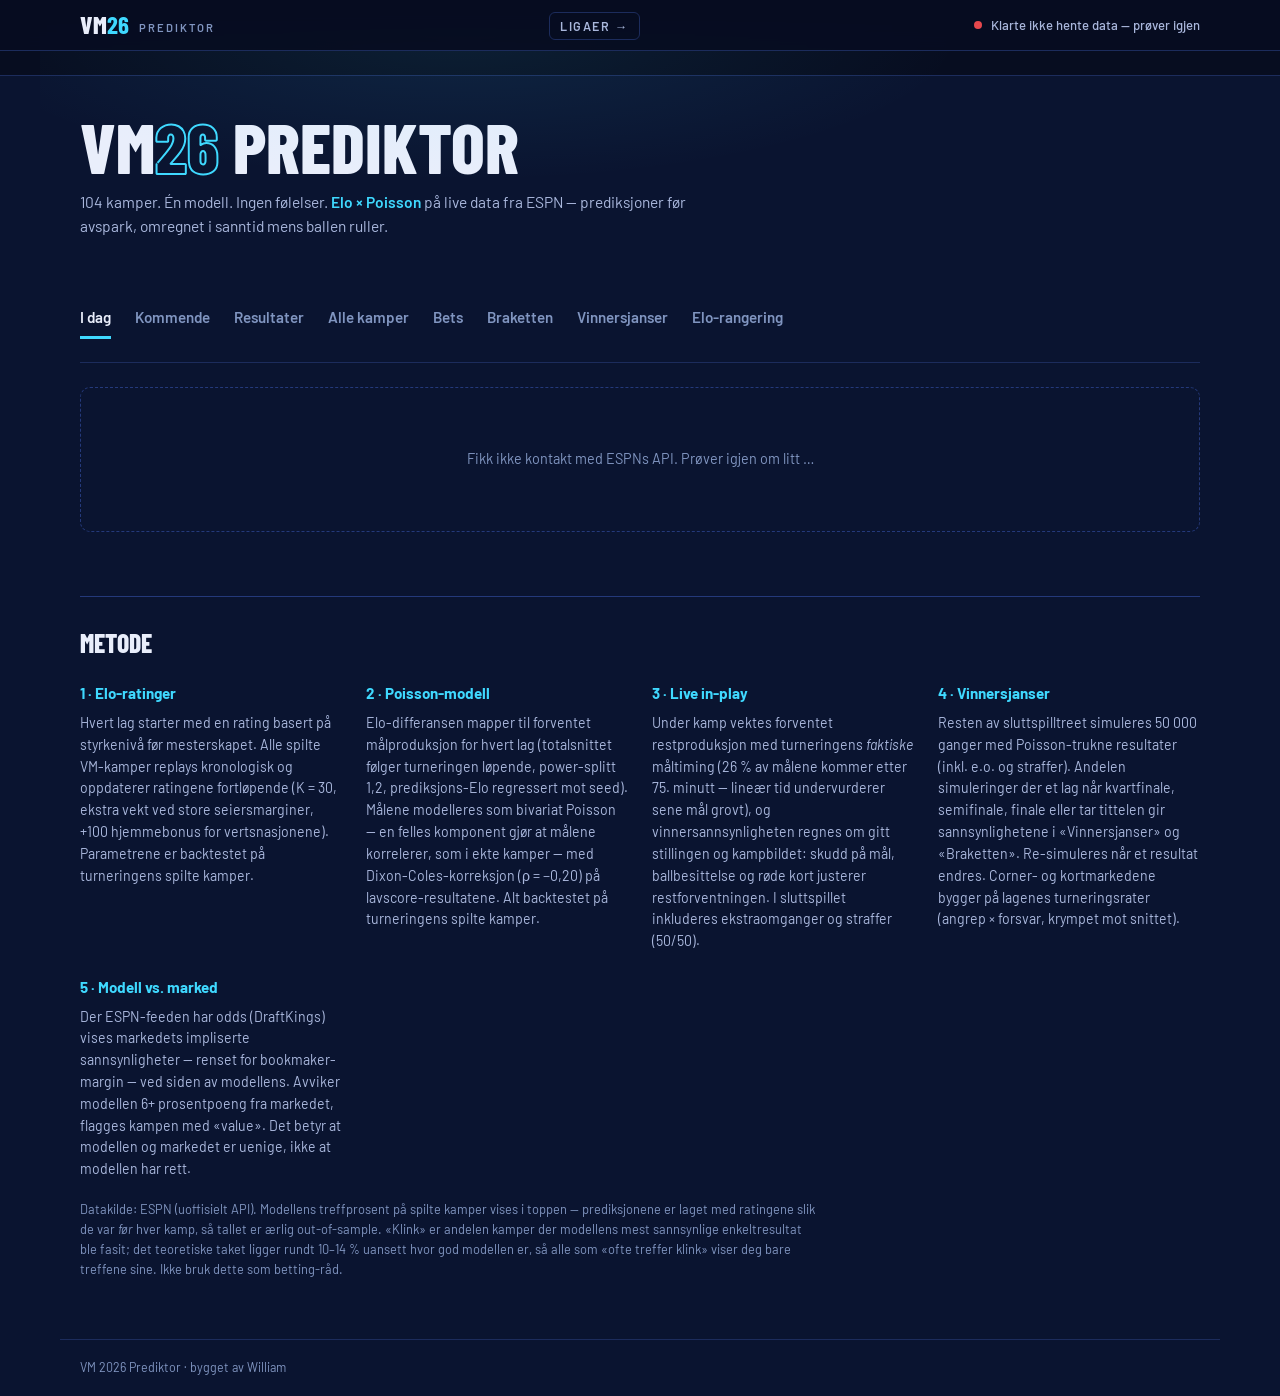
<file: site/index.html>
<!DOCTYPE html>
<html lang="nb">
<head>
<meta charset="UTF-8">
<meta name="viewport" content="width=device-width, initial-scale=1.0">
<title>VM 2026 · Prediktor</title>
<meta name="description" content="Live prediksjonsmodell for FIFA VM 2026 — Elo-ratinger, bivariat Poisson og in-play vinnersannsynlighet for alle 104 kamper.">
<meta property="og:type" content="website">
<meta property="og:title" content="VM26 Prediktor">
<meta property="og:description" content="104 kamper · Elo × bivariat Poisson · live data fra ESPN. Prediksjoner, vinnersjanser, braketten og value mot markedet.">
<meta property="og:url" content="https://wilolstad.github.io/vm2026-modell/">
<meta property="og:image" content="https://wilolstad.github.io/vm2026-modell/og.png">
<meta property="og:image:width" content="1200">
<meta property="og:image:height" content="630">
<meta name="twitter:card" content="summary_large_image">
<link rel="preconnect" href="https://fonts.googleapis.com">
<link rel="preconnect" href="https://fonts.gstatic.com" crossorigin>
<link href="https://fonts.googleapis.com/css2?family=Barlow:wght@400;500;600;700&family=Barlow+Condensed:wght@600;700;800&family=IBM+Plex+Mono:wght@400;500;600;700&display=swap" rel="stylesheet">
<link rel="stylesheet" href="styles.css?v=signatur5">
<link rel="icon" href="data:image/svg+xml,<svg xmlns='http://www.w3.org/2000/svg' viewBox='0 0 100 100'><rect width='100' height='100' fill='%230a1430'/><text x='50' y='72' font-size='60' font-family='Arial Black,Arial' font-weight='900' text-anchor='middle' fill='%233fd9ff'>26</text></svg>">
</head>
<body>

<header class="topbar">
  <div class="topbar-inner">
    <div class="brand">
      <span class="brand-mark">VM<b>26</b></span>
      <span class="brand-sub">Prediktor</span>
    </div>
    <nav class="topnav"><a href="liga.html">Ligaer →</a></nav>
    <div class="topbar-status" id="topbar-status">
      <span class="dot dot-idle" id="status-dot"></span>
      <span id="status-text">Henter data …</span>
    </div>
  </div>
</header>

<div class="ticker" id="ticker" aria-hidden="true">
  <div class="ticker-track" id="ticker-track"></div>
</div>

<main class="wrap">

  <section class="hero" id="hero">
    <h1 class="masthead">VM<span class="outline">26</span> Prediktor</h1>
    <p class="hero-sub">104 kamper. Én modell. Ingen følelser. <b>Elo × Poisson</b> på live data fra ESPN — prediksjoner før avspark, omregnet i sanntid mens ballen ruller.</p>
    <div class="stats" id="stats"></div>
  </section>

  <section class="controls">
    <nav class="tabs" id="tabs">
      <button data-tab="today"    class="tab">I dag</button>
      <button data-tab="upcoming" class="tab">Kommende</button>
      <button data-tab="results"  class="tab">Resultater</button>
      <button data-tab="all"      class="tab">Alle kamper</button>
      <button data-tab="bets"     class="tab">Bets</button>
      <button data-tab="bracket"  class="tab">Braketten</button>
      <button data-tab="sim"      class="tab">Vinnersjanser</button>
      <button data-tab="power"    class="tab">Elo-rangering</button>
    </nav>
    <div class="chips" id="chips"></div>
  </section>

  <section id="content" class="content">
    <div class="loading" id="loading">
      <div class="spinner"></div>
      <p>Laster kamper og regner om Elo-ratinger …</p>
    </div>
  </section>

  <section class="method">
    <h2>Metode</h2>
    <div class="method-grid">
      <div>
        <h3>1 · Elo-ratinger</h3>
        <p>Hvert lag starter med en rating basert på styrkenivå før mesterskapet. Alle spilte VM-kamper replays kronologisk og oppdaterer ratingene fortløpende (K&nbsp;=&nbsp;30, ekstra vekt ved store seiersmarginer, +100 hjemmebonus for vertsnasjonene). Parametrene er backtestet på turneringens spilte kamper.</p>
      </div>
      <div>
        <h3>2 · Poisson-modell</h3>
        <p>Elo-differansen mapper til forventet målproduksjon for hvert lag (totalsnittet følger turneringen løpende, power-splitt 1,2, prediksjons-Elo regressert mot seed). Målene modelleres som bivariat Poisson — en felles komponent gjør at målene korrelerer, som i ekte kamper — med Dixon-Coles-korreksjon (ρ = −0,20) på lavscore-resultatene. Alt backtestet på turneringens spilte kamper.</p>
      </div>
      <div>
        <h3>3 · Live in-play</h3>
        <p>Under kamp vektes forventet restproduksjon med turneringens <em>faktiske</em> måltiming (26&nbsp;% av målene kommer etter 75. minutt — lineær tid undervurderer sene mål grovt), og vinnersannsynligheten regnes om gitt stillingen og kampbildet: skudd på mål, ballbesittelse og røde kort justerer restforventningen. I sluttspillet inkluderes ekstraomganger og straffer (50/50).</p>
      </div>
      <div>
        <h3>4 · Vinnersjanser</h3>
        <p>Resten av sluttspilltreet simuleres 50&nbsp;000 ganger med Poisson-trukne resultater (inkl. e.o. og straffer). Andelen simuleringer der et lag når kvartfinale, semifinale, finale eller tar tittelen gir sannsynlighetene i «Vinnersjanser» og «Braketten». Re-simuleres når et resultat endres. Corner- og kortmarkedene bygger på lagenes turneringsrater (angrep × forsvar, krympet mot snittet).</p>
      </div>
      <div>
        <h3>5 · Modell vs. marked</h3>
        <p>Der ESPN-feeden har odds (DraftKings) vises markedets impliserte sannsynligheter — renset for bookmaker-margin — ved siden av modellens. Avviker modellen 6+ prosentpoeng fra markedet, flagges kampen med «value». Det betyr at modellen og markedet er uenige, ikke at modellen har rett.</p>
      </div>
    </div>
    <div id="calib"></div>
    <p class="method-note">Datakilde: ESPN (uoffisielt API). Modellens treffprosent på spilte kamper vises i toppen — prediksjonene er laget med ratingene slik de var <em>før</em> hver kamp, så tallet er ærlig out-of-sample. «Klink» er andelen kamper der modellens mest sannsynlige enkeltresultat ble fasit; det teoretiske taket ligger rundt 10–14 % uansett hvor god modellen er, så alle som «ofte treffer klink» viser deg bare treffene sine. Ikke bruk dette som betting-råd.</p>
  </section>

</main>

<footer class="footer">
  <span>VM 2026 Prediktor · bygget av William</span>
  <span id="last-updated"></span>
</footer>

<div class="modal-backdrop" id="modal" hidden>
  <div class="modal" id="modal-card" role="dialog" aria-modal="true"></div>
</div>

<script src="app.js?v=20260923"></script>
</body>
</html>
</file>
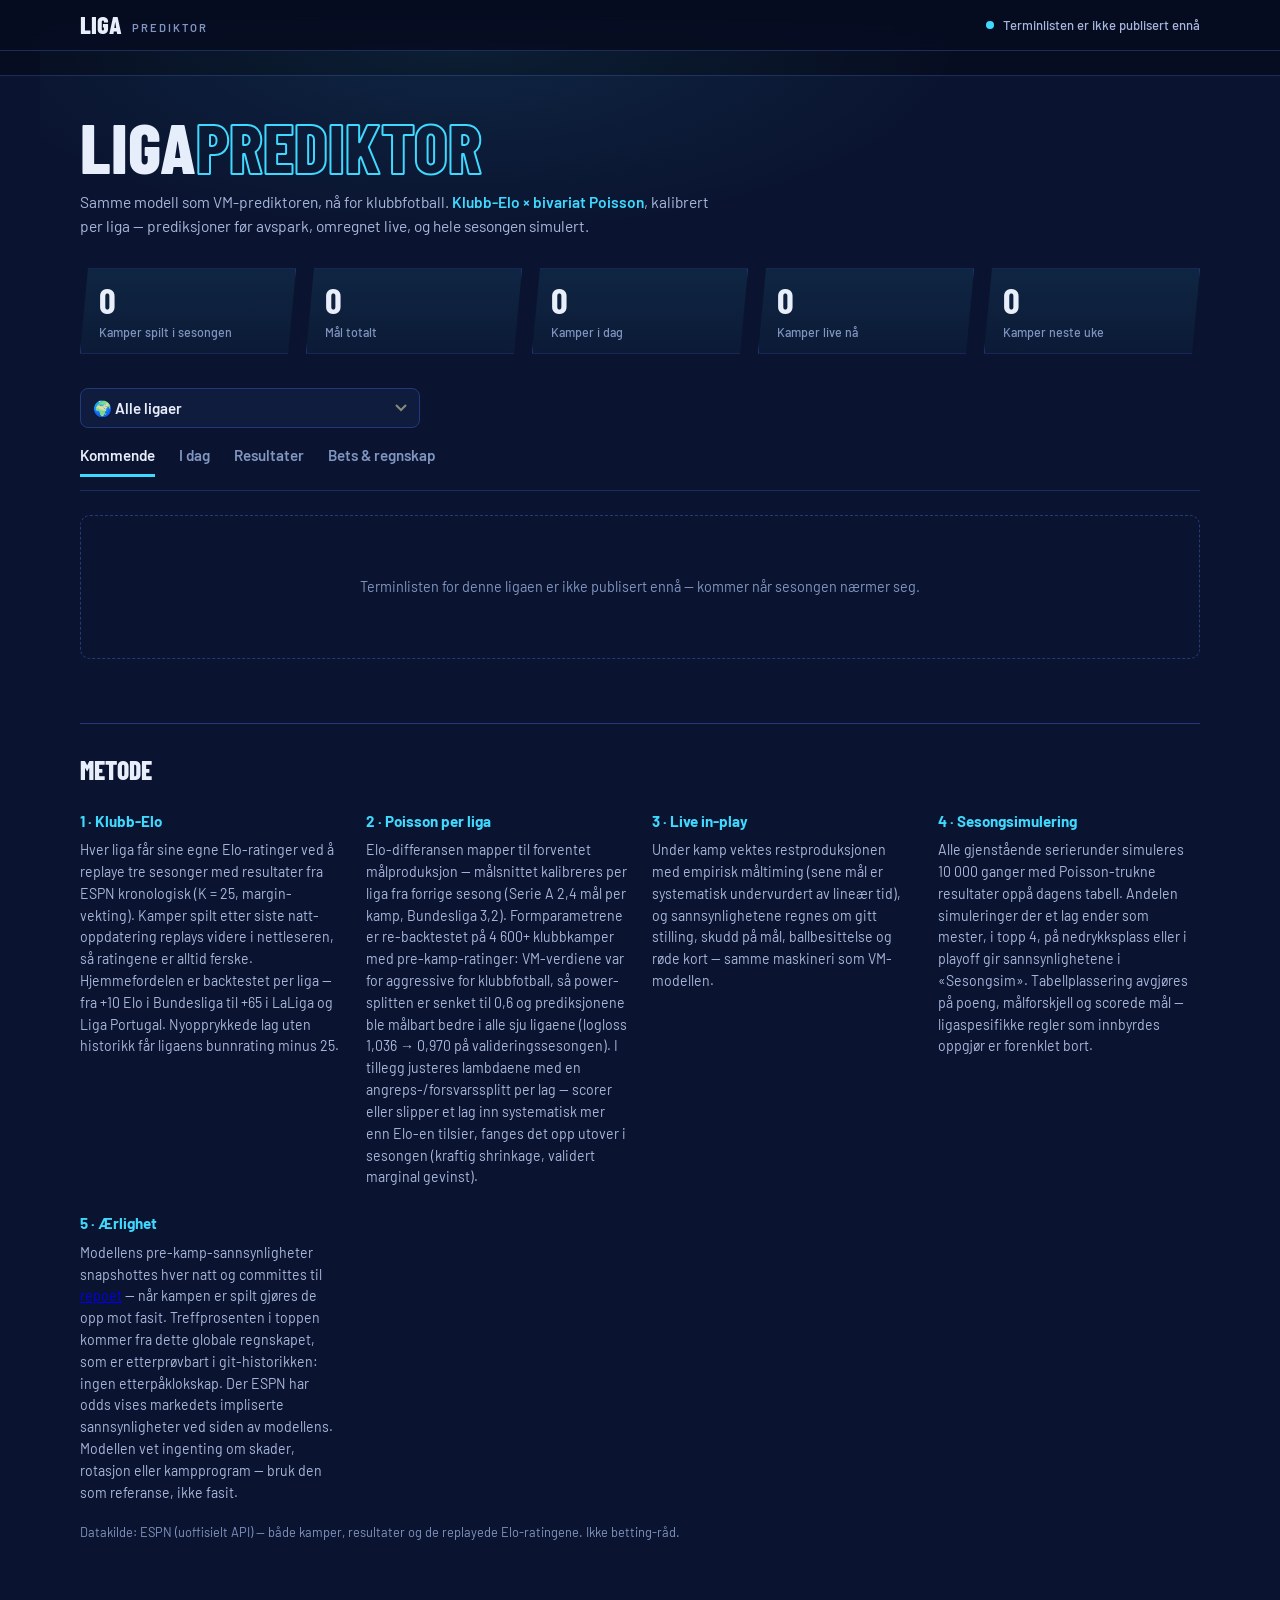
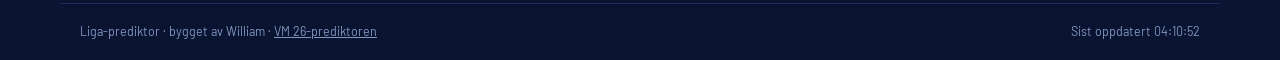
<file: site/liga.html>
<!DOCTYPE html>
<html lang="nb">
<head>
<meta charset="UTF-8">
<meta name="viewport" content="width=device-width, initial-scale=1.0">
<title>Liga-prediktor · Elo × Poisson</title>
<meta name="description" content="Live prediksjonsmodell for Eliteserien, Premier League, LaLiga, Bundesliga, Serie A, Liga Portugal og Saudi Pro League — klubb-Elo, bivariat Poisson og sesongsimulering.">
<meta property="og:type" content="website">
<meta property="og:title" content="Liga-prediktor">
<meta property="og:description" content="7 ligaer · klubb-Elo × bivariat Poisson · live data fra ESPN. Kampprediksjoner, tabell og simulerte tittel- og nedrykkssjanser.">
<meta property="og:url" content="https://wilolstad.github.io/vm2026-modell/liga.html">
<meta property="og:image" content="https://wilolstad.github.io/vm2026-modell/og.png">
<meta name="twitter:card" content="summary_large_image">
<link rel="preconnect" href="https://fonts.googleapis.com">
<link rel="preconnect" href="https://fonts.gstatic.com" crossorigin>
<link href="https://fonts.googleapis.com/css2?family=Barlow:wght@400;500;600;700&family=Barlow+Condensed:wght@600;700;800&family=IBM+Plex+Mono:wght@400;500;600;700&display=swap" rel="stylesheet">
<link rel="stylesheet" href="styles.css?v=signatur5">
<link rel="icon" href="data:image/svg+xml,<svg xmlns='http://www.w3.org/2000/svg' viewBox='0 0 100 100'><rect width='100' height='100' fill='%230a1430'/><text x='50' y='76' font-size='64' font-family='Arial Black,Arial' font-weight='900' text-anchor='middle' fill='%233fd9ff'>⚽</text></svg>">
</head>
<body>

<header class="topbar">
  <div class="topbar-inner">
    <div class="brand">
      <span class="brand-mark">LIGA</span>
      <span class="brand-sub">Prediktor</span>
    </div>
    <div class="topbar-status" id="topbar-status">
      <span class="dot dot-idle" id="status-dot"></span>
      <span id="status-text">Henter data …</span>
    </div>
  </div>
</header>

<div class="ticker" id="ticker" aria-hidden="true">
  <div class="ticker-track" id="ticker-track"></div>
</div>

<main class="wrap">

  <section class="hero" id="hero">
    <h1 class="masthead">Liga<span class="outline">prediktor</span></h1>
    <p class="hero-sub">Samme modell som VM-prediktoren, nå for klubbfotball. <b>Klubb-Elo × bivariat Poisson</b>, kalibrert per liga — prediksjoner før avspark, omregnet live, og hele sesongen simulert.</p>
    <div class="stats" id="stats"></div>
  </section>

  <section class="controls">
    <div class="lg-row">
      <select id="lg-select" class="lg-select" aria-label="Velg liga"></select>
    </div>
    <nav class="tabs" id="tabs">
      <button data-tab="upcoming" class="tab">Kommende</button>
      <button data-tab="today"    class="tab">I dag</button>
      <button data-tab="results"  class="tab">Resultater</button>
      <button data-tab="bets"     class="tab">Bets &amp; regnskap</button>
      <button data-tab="table"    class="tab">Tabell</button>
      <button data-tab="sim"      class="tab">Sesongsim</button>
      <button data-tab="power"    class="tab">Elo-rangering</button>
    </nav>
    <div class="lg-chips" id="lg-chips"></div>
  </section>

  <section id="content" class="content">
    <div class="loading" id="loading">
      <div class="spinner"></div>
      <p>Laster kamper og ratinger …</p>
    </div>
  </section>

  <section class="method">
    <h2>Metode</h2>
    <div class="method-grid">
      <div>
        <h3>1 · Klubb-Elo</h3>
        <p>Hver liga får sine egne Elo-ratinger ved å replaye tre sesonger med resultater fra ESPN kronologisk (K&nbsp;=&nbsp;25, margin-vekting). Kamper spilt etter siste natt-oppdatering replays videre i nettleseren, så ratingene er alltid ferske. Hjemmefordelen er backtestet per liga — fra +10 Elo i Bundesliga til +65 i LaLiga og Liga Portugal. Nyopprykkede lag uten historikk får ligaens bunnrating minus 25.</p>
      </div>
      <div>
        <h3>2 · Poisson per liga</h3>
        <p>Elo-differansen mapper til forventet målproduksjon — målsnittet kalibreres per liga fra forrige sesong (Serie A 2,4 mål per kamp, Bundesliga 3,2). Formparametrene er re-backtestet på 4 600+ klubbkamper med pre-kamp-ratinger: VM-verdiene var for aggressive for klubbfotball, så power-splitten er senket til 0,6 og prediksjonene ble målbart bedre i alle sju ligaene (logloss 1,036 → 0,970 på valideringssesongen). I tillegg justeres lambdaene med en angreps-/forsvarssplitt per lag — scorer eller slipper et lag inn systematisk mer enn Elo-en tilsier, fanges det opp utover i sesongen (kraftig shrinkage, validert marginal gevinst).</p>
      </div>
      <div>
        <h3>3 · Live in-play</h3>
        <p>Under kamp vektes restproduksjonen med empirisk måltiming (sene mål er systematisk undervurdert av lineær tid), og sannsynlighetene regnes om gitt stilling, skudd på mål, ballbesittelse og røde kort — samme maskineri som VM-modellen.</p>
      </div>
      <div>
        <h3>4 · Sesongsimulering</h3>
        <p>Alle gjenstående serierunder simuleres 10&nbsp;000 ganger med Poisson-trukne resultater oppå dagens tabell. Andelen simuleringer der et lag ender som mester, i topp 4, på nedrykksplass eller i playoff gir sannsynlighetene i «Sesongsim». Tabellplassering avgjøres på poeng, målforskjell og scorede mål — ligaspesifikke regler som innbyrdes oppgjør er forenklet bort.</p>
      </div>
      <div>
        <h3>5 · Ærlighet</h3>
        <p>Modellens pre-kamp-sannsynligheter snapshottes hver natt og committes til <a href="https://github.com/wilolstad/vm2026-modell" rel="noopener">repoet</a> — når kampen er spilt gjøres de opp mot fasit. Treffprosenten i toppen kommer fra dette globale regnskapet, som er etterprøvbart i git-historikken: ingen etterpåklokskap. Der ESPN har odds vises markedets impliserte sannsynligheter ved siden av modellens. Modellen vet ingenting om skader, rotasjon eller kampprogram — bruk den som referanse, ikke fasit.</p>
      </div>
    </div>
    <p class="method-note">Datakilde: ESPN (uoffisielt API) — både kamper, resultater og de replayede Elo-ratingene. Ikke betting-råd.</p>
  </section>

</main>

<footer class="footer">
  <span>Liga-prediktor · bygget av William · <a href="index.html" style="color:inherit">VM 26-prediktoren</a></span>
  <span id="last-updated"></span>
</footer>

<div class="modal-backdrop" id="modal" hidden>
  <div class="modal" id="modal-card" role="dialog" aria-modal="true"></div>
</div>

<script src="liga.js?v=20260923b"></script>
</body>
</html>
</file>
<file: site/styles.css>
/* «Signatur» — marineblå studio-identitet, lesbarhet først.
   Elektrisk cyan = modellen, gult = marked/odds. Flate datapaneler;
   skråkutt og glød brukes kun som signatur (stat-chips, LIVE-merker).
   Barlow for innhold, Barlow Condensed til store overskrifter,
   IBM Plex Mono til tall/ticker. */

:root {
  --paper: #0a1430;
  --paper-2: #0c1737;
  --panel: #101c3d;
  --panel-2: #16234a;
  --line: #1c2c5c;
  --line-hard: #24397a;
  --ink: #e9eefb;
  --ink-dim: #a9b7dc;
  --ink-faint: #8095c0;
  --volt: #3fd9ff;
  --volt-dim: #38b8dd;
  --live: #ff453a;
  --away: #8ea3cf;
  --market: #ffd23f;
  --red: #e5484d;
  --disp: "Barlow Condensed", "Arial Narrow", sans-serif;
  --sans: "Barlow", -apple-system, "Segoe UI", sans-serif;
  --mono: "IBM Plex Mono", "SF Mono", ui-monospace, monospace;
}

* { box-sizing: border-box; margin: 0; padding: 0; }

html { scroll-behavior: smooth; }

body {
  background: var(--paper);
  color: var(--ink);
  font-family: var(--sans);
  font-size: 15px;
  line-height: 1.55;
  -webkit-font-smoothing: antialiased;
}

::selection { background: var(--volt); color: #0a1430; }

/* ---------- topbar + ticker ---------- */

.topbar {
  position: sticky; top: 0; z-index: 50;
  background: rgba(7, 13, 32, 0.92);
  backdrop-filter: blur(10px);
  border-bottom: 1px solid var(--line);
}
.topbar-inner {
  max-width: 1160px; margin: 0 auto; padding: 12px 20px;
  display: flex; align-items: center; justify-content: space-between; gap: 16px;
}
.brand { display: flex; align-items: baseline; gap: 10px; }
.brand-mark {
  font-family: var(--disp); font-weight: 800; font-size: 1.55rem;
  line-height: 1; text-transform: uppercase;
}
.brand-mark b { color: var(--volt); }
.brand-sub {
  font-size: 0.7rem; text-transform: uppercase; letter-spacing: 0.18em;
  color: var(--ink-faint); font-weight: 600; transform: translateY(-2px);
}
.topbar-status {
  display: flex; align-items: center; gap: 9px;
  font-size: 0.82rem; color: var(--ink-dim); font-weight: 500; text-align: right;
}
.dot { width: 8px; height: 8px; border-radius: 50%; flex: 0 0 auto; }
.dot-idle { background: var(--ink-faint); }
.dot-ok   { background: var(--volt); }
.dot-live { background: var(--live); animation: pulse 1.3s ease-in-out infinite; }
.dot-err  { background: var(--red); }

@keyframes pulse {
  0%, 100% { box-shadow: 0 0 0 0 rgba(255, 69, 58, 0.6); }
  50%      { box-shadow: 0 0 0 7px rgba(255, 69, 58, 0); }
}

.ticker {
  background: #070d20; border-bottom: 1px solid var(--line);
  overflow: hidden; white-space: nowrap;
}
.ticker-track {
  display: inline-flex; align-items: center; gap: 36px;
  padding: 8px 0; font-family: var(--mono); font-size: 0.78rem;
  color: var(--ink-dim);
  animation: tick 70s linear infinite; will-change: transform;
}
.ticker:hover .ticker-track { animation-play-state: paused; }
@keyframes tick { from { transform: translateX(0); } to { transform: translateX(-50%); } }
.tk b { color: var(--ink); font-weight: 600; }
.tk.live { color: var(--live); font-weight: 600; }
.tk.pre b { color: var(--volt); }
.tk-sep { color: var(--line-hard); }

/* ---------- layout ---------- */

.wrap { max-width: 1160px; margin: 0 auto; padding: 38px 20px 60px; }

.hero {
  margin-bottom: 34px; position: relative;
}
.hero::before {
  content: ""; position: absolute; inset: -80px -40px 0;
  background: radial-gradient(60% 90% at 35% 0%, rgba(63, 217, 255, 0.09), transparent 70%);
  pointer-events: none;
}
.masthead {
  font-family: var(--disp); font-weight: 800; text-transform: uppercase;
  font-size: clamp(2.6rem, 7vw, 4.4rem); line-height: 0.92;
}
.masthead .outline {
  color: transparent; -webkit-text-stroke: 2px var(--volt);
}
.hero-sub {
  margin-top: 12px; color: var(--ink-dim); max-width: 640px; font-size: 0.97rem;
}
.hero-sub b { color: var(--volt); font-weight: 600; }

.stats {
  display: grid; grid-template-columns: repeat(auto-fit, minmax(150px, 1fr));
  gap: 10px; margin-top: 30px;
}
/* skråkuttet chip — del av Signatur-identiteten, brukes kun her og på LIVE */
.stat {
  padding: 12px 18px 10px;
  background: linear-gradient(180deg, rgba(63, 217, 255, 0.09), rgba(63, 217, 255, 0.03));
  border: 1px solid var(--line-hard);
  clip-path: polygon(8px 0, 100% 0, calc(100% - 8px) 100%, 0 100%);
}
.stat .v {
  font-family: var(--disp); font-size: 2.3rem; font-weight: 700; line-height: 1;
}
.stat .v small { font-size: 1.05rem; color: var(--ink-faint); font-weight: 600; }
.stat .k { font-size: 0.78rem; color: var(--ink-faint); margin-top: 5px; font-weight: 500; }
.stat.hit .v { color: var(--volt); }

/* ---------- controls ---------- */

.controls { margin-bottom: 24px; border-bottom: 1px solid var(--line); }
.tabs { display: flex; gap: 24px; flex-wrap: wrap; }
.tab {
  appearance: none; border: none; background: none; cursor: pointer;
  font-family: var(--sans); font-size: 0.95rem; font-weight: 600;
  color: var(--ink-faint); padding: 6px 0 10px;
  border-bottom: 3px solid transparent; margin-bottom: -1px;
  transition: color 0.12s ease;
}
.tab:hover { color: var(--ink-dim); }
.tab.active { color: var(--ink); border-bottom-color: var(--volt); }

.chips { display: flex; gap: 6px; flex-wrap: wrap; padding: 10px 0 14px; }
.chip {
  appearance: none; border: 1px solid var(--line); background: none; cursor: pointer;
  font-family: var(--sans); font-size: 0.8rem; font-weight: 500;
  color: var(--ink-faint); padding: 4px 12px; border-radius: 999px;
  transition: all 0.12s ease;
}
.chip:hover { color: var(--ink-dim); border-color: var(--line-hard); }
.chip.active { color: #0a1430; background: var(--volt); border-color: var(--volt); font-weight: 600; }

/* ---------- match list ---------- */

.day-head {
  display: flex; align-items: center; gap: 14px;
  font-size: 0.9rem; font-weight: 700; color: var(--ink-dim);
  margin: 30px 0 12px;
}
.day-head::after { content: ""; flex: 1; height: 1px; background: var(--line); }
.day-head:first-child { margin-top: 0; }

.match-grid {
  display: grid; grid-template-columns: repeat(auto-fill, minmax(330px, 1fr));
  gap: 12px;
}

.match {
  background: var(--panel); border: 1px solid var(--line); border-radius: 10px;
  padding: 14px 16px 12px;
  cursor: pointer; transition: border-color 0.12s ease, transform 0.12s ease, box-shadow 0.12s ease;
  display: flex; flex-direction: column; gap: 10px;
}
.match:hover {
  border-color: var(--volt-dim);
  transform: translateY(-1px);
  box-shadow: 0 4px 14px rgba(0, 0, 0, 0.35);
}
.match.is-live { border-color: rgba(255, 69, 58, 0.55); }
.match.is-norge { border-left: 4px solid; border-image: linear-gradient(180deg, #ba0c2f 34%, #fff 34% 63%, #00205b 63%) 1; }

.match-meta {
  display: flex; align-items: center; justify-content: space-between;
  font-size: 0.76rem; color: var(--ink-faint); font-weight: 500;
}
.match-meta .round { color: var(--ink-dim); font-weight: 600; }
.match-meta time, .match-meta .ko { font-family: var(--mono); }
.badge-live {
  color: #fff; background: linear-gradient(180deg, var(--live), #d63328);
  display: inline-flex; align-items: center; gap: 7px;
  font-weight: 700; font-family: var(--mono); font-size: 0.72rem;
  padding: 2px 10px;
  clip-path: polygon(5px 0, 100% 0, calc(100% - 5px) 100%, 0 100%);
}
.badge-live::before {
  content: ""; width: 6px; height: 6px; border-radius: 50%;
  background: #fff; animation: pulse 1.3s ease-in-out infinite;
}
.badge-ft { color: var(--ink-faint); }

.match-rows { display: flex; flex-direction: column; gap: 7px; }
.trow { display: flex; align-items: center; gap: 10px; }
.trow img { width: 22px; height: 22px; object-fit: contain; border-radius: 3px; flex: 0 0 auto; }
.trow .flag-ph {
  width: 22px; height: 22px; border-radius: 3px; flex: 0 0 auto;
  background: var(--panel-2); border: 1px dashed var(--line-hard);
}
.trow .tname {
  font-weight: 600; font-size: 0.98rem;
  flex: 1; min-width: 0; overflow: hidden; text-overflow: ellipsis; white-space: nowrap;
}
.trow .tname.tbd { color: var(--ink-faint); font-weight: 400; font-style: italic; }
.trow .tscore {
  font-family: var(--mono); font-weight: 700; font-size: 1.05rem;
  min-width: 22px; text-align: right;
}
.trow.loser .tname, .trow.loser .tscore { color: var(--ink-faint); }
.trow .pens { font-size: 0.72rem; color: var(--volt); font-weight: 600; }
.trow .prob-num { font-family: var(--mono); font-size: 0.78rem; color: var(--ink-faint); min-width: 42px; text-align: right; }
.trow .prob-num.fav { color: var(--volt); font-weight: 600; }

.prob-bar {
  display: flex; height: 7px; border-radius: 4px; overflow: hidden;
  background: var(--panel-2); margin-top: 1px;
}
.prob-bar .pH { background: var(--volt); }
.prob-bar .pD { background: var(--line-hard); }
.prob-bar .pA { background: var(--away); }

.match-foot {
  display: flex; align-items: center; justify-content: space-between; gap: 8px;
  font-size: 0.76rem; color: var(--ink-faint);
}
.match-foot .pred-tag { font-weight: 600; }
.pred-hit  { color: var(--volt-dim); }
.pred-miss { color: var(--red); }
.xres { color: var(--ink-dim); }

.empty {
  padding: 60px 20px; text-align: center; color: var(--ink-faint);
  border: 1px dashed var(--line-hard); border-radius: 10px; font-size: 0.9rem;
}

/* ---------- power ranking ---------- */

.power-table {
  width: 100%; border-collapse: collapse;
  border: 1px solid var(--line); border-radius: 10px; overflow: hidden;
  font-size: 0.92rem;
}
.power-table th {
  text-align: left; font-size: 0.74rem; color: var(--ink-faint);
  padding: 12px 14px; border-bottom: 1px solid var(--line-hard);
  background: var(--panel); font-weight: 600;
}
.power-table td { padding: 10px 14px; border-bottom: 1px solid var(--line); }
.power-table tbody tr:hover { background: var(--panel); }
.power-table tr:last-child td { border-bottom: none; }
.power-table .num { text-align: right; font-family: var(--mono); font-weight: 600; }
.power-table .rank { color: var(--ink-faint); width: 44px; font-family: var(--mono); }
.power-table tr:nth-child(-n+4) .rank { color: var(--volt); font-weight: 700; }
.power-table .tcell { display: flex; align-items: center; gap: 10px; font-weight: 600; }
.power-table .tcell img { width: 20px; height: 20px; object-fit: contain; border-radius: 3px; }
.power-table .up   { color: var(--volt-dim); }
.power-table .down { color: var(--red); }
.power-table .out td { opacity: 0.45; }
.power-table .out .tcell::after {
  content: "Ute"; font-size: 0.68rem; font-weight: 600;
  color: var(--red); border: 1px solid rgba(229, 72, 77, 0.5);
  padding: 1px 8px; border-radius: 999px;
}

/* ---------- vinnersjanser (sim) ---------- */

.sim-intro { color: var(--ink-dim); font-size: 0.88rem; margin-bottom: 16px; max-width: 640px; }
.sim-table .win { color: var(--volt); font-weight: 700; }
.sim-table .sim-barcol { width: 120px; }
.sim-bar { height: 8px; border-radius: 4px; background: var(--panel-2); overflow: hidden; }
.sim-bar i { display: block; height: 100%; background: var(--volt-dim); border-radius: 4px; }
.sim-norge td { background: rgba(63, 217, 255, 0.05); }
.sim-norge .tcell::after {
  content: "🇳🇴"; font-size: 0.8rem;
}

/* ---------- braketten ---------- */

.br-sec {
  display: flex; align-items: center; gap: 14px;
  font-family: var(--disp); font-size: 1.2rem; font-weight: 700;
  text-transform: uppercase; letter-spacing: 0.04em; color: var(--ink);
  margin: 26px 0 14px;
}
.br-sec::after { content: ""; flex: 1; height: 1px; background: var(--line); }
.br-sec .br-sub { font-family: var(--sans); font-size: 0.78rem; font-weight: 500; color: var(--ink-faint); text-transform: none; letter-spacing: 0; }

.groups {
  display: grid; grid-template-columns: repeat(auto-fill, minmax(175px, 1fr));
  gap: 10px;
}
.gtable { background: var(--panel); border: 1px solid var(--line); border-radius: 10px; padding: 10px 12px; }
.gname { font-size: 0.72rem; font-weight: 700; color: var(--ink-faint); margin-bottom: 8px; text-transform: uppercase; letter-spacing: 0.08em; }
.grow {
  display: flex; align-items: center; gap: 7px; padding: 3px 0;
  font-size: 0.82rem; color: var(--ink-faint);
}
.grow img { width: 16px; height: 16px; object-fit: contain; border-radius: 2px; }
.grow .gn { flex: 1; min-width: 0; overflow: hidden; text-overflow: ellipsis; white-space: nowrap; }
.grow .gd { font-family: var(--mono); font-size: 0.72rem; min-width: 26px; text-align: right; }
.grow .gp { font-family: var(--mono); font-weight: 700; min-width: 20px; text-align: right; }
.grow.adv { color: var(--ink); }
.grow.adv .gp { color: var(--volt); }

.norge-path {
  display: flex; align-items: center; gap: 10px; flex-wrap: wrap;
  background: var(--panel); border: 1px solid var(--line); border-radius: 10px;
  padding: 10px 16px; margin-bottom: 20px; font-size: 0.85rem; color: var(--ink-dim);
}
.norge-path .np-label { font-weight: 700; color: var(--ink); }
.norge-path .np-step b { color: var(--volt); font-family: var(--mono); font-weight: 600; }
.norge-path .np-arrow { color: var(--ink-faint); }

.bracket-scroll { overflow-x: auto; padding-bottom: 12px; }
.bracket { display: flex; gap: 12px; min-width: 1250px; align-items: stretch; }
.bracket.b2 { min-width: 1560px; }
.bcol { flex: 1; display: flex; flex-direction: column; min-width: 150px; }
.bracket.b2 .bcol { min-width: 156px; }
.bracket.b2 .bcenter { min-width: 200px; }
.bround {
  font-size: 0.66rem; font-weight: 700; color: var(--ink-faint);
  text-transform: uppercase; letter-spacing: 0.1em; margin-bottom: 10px; text-align: center;
}
.bcol-inner { flex: 1; display: flex; flex-direction: column; justify-content: space-around; gap: 8px; }
.bcenter-inner { justify-content: center; gap: 14px; }

.bmatch {
  position: relative;
  background: var(--panel); border: 1px solid var(--line); border-radius: 8px;
  padding: 6px 8px; cursor: pointer; transition: border-color 0.12s ease;
}
.bmatch:hover { border-color: var(--volt-dim); }
.bmatch.is-live { border-color: rgba(255, 69, 58, 0.55); }
.bmatch.bfinal { border-color: var(--line-hard); box-shadow: 0 0 0 1px var(--line-hard); }

/* koblingsstubber mot midten */
.half-l .bmatch::after, .half-r .bmatch::before {
  content: ""; position: absolute; top: 50%; width: 12px; height: 1px;
  background: var(--line-hard);
}
.half-l .bmatch::after { right: -13px; }
.half-r .bmatch::before { left: -13px; }

.bronze-wrap { margin-top: 18px; }
.bronze-wrap .bround { margin-bottom: 6px; }

.brow { display: flex; align-items: center; gap: 6px; padding: 2px 0; font-size: 0.76rem; }
.brow img { width: 16px; height: 16px; object-fit: contain; border-radius: 2px; flex: 0 0 auto; }
.brow .bph { width: 16px; height: 16px; border-radius: 2px; background: var(--panel-2); border: 1px dashed var(--line-hard); flex: 0 0 auto; }
.brow .bn { flex: 1; min-width: 0; overflow: hidden; text-overflow: ellipsis; white-space: nowrap; font-weight: 600; }
.brow .bn .bslot { font-style: normal; font-family: var(--mono); font-size: 0.62rem; color: var(--ink-faint); font-weight: 500; }
.brow .bs { font-family: var(--mono); font-weight: 700; }
.brow .bs i { font-style: normal; color: var(--volt); font-size: 0.7rem; }
.brow .bp { font-family: var(--mono); font-size: 0.72rem; color: var(--ink-faint); }
.brow .bp.fav { color: var(--volt); font-weight: 600; }
.brow.bwin .bn { color: var(--ink); }
.brow.bloss { opacity: 0.5; }
.brow.tbd .bn { color: var(--ink-dim); font-weight: 500; }

.champ {
  background: linear-gradient(160deg, rgba(63, 217, 255, 0.08), transparent 60%), var(--panel);
  border: 1px solid var(--volt-dim); border-radius: 12px;
  padding: 18px 14px; text-align: center;
}
.champ img { width: 44px; height: 44px; object-fit: contain; margin-bottom: 8px; }
.champ .cn { font-family: var(--disp); font-size: 1.3rem; font-weight: 800; text-transform: uppercase; }
.champ .cp { font-family: var(--mono); color: var(--volt); font-weight: 700; font-size: 1.05rem; margin-top: 2px; }
.champ .crest { font-size: 0.7rem; color: var(--ink-faint); margin-top: 10px; }

/* ---------- bets ---------- */

.bet-hero {
  background: linear-gradient(150deg, rgba(63, 217, 255, 0.09), transparent 55%), var(--panel);
  border: 1px solid var(--volt-dim); border-radius: 14px;
  padding: 20px 24px; margin-bottom: 26px; cursor: pointer;
  transition: transform 0.12s ease;
}
.bet-hero:hover { transform: translateY(-1px); }
.bh-label {
  font-size: 0.7rem; font-weight: 700; text-transform: uppercase; letter-spacing: 0.14em;
  color: var(--volt); margin-bottom: 6px;
}
.bh-market { font-family: var(--disp); font-size: 1.7rem; font-weight: 800; line-height: 1.1; }
.bh-match { color: var(--ink-dim); font-size: 0.9rem; margin-top: 4px; }
.bh-nums { display: flex; gap: 22px; margin-top: 14px; font-size: 0.85rem; color: var(--ink-faint); flex-wrap: wrap; }
.bh-nums b { font-family: var(--mono); color: var(--ink); font-size: 1.05rem; }
.bh-edge b { color: var(--volt); }

.bets-table .bmatchname { color: var(--ink-dim); font-size: 0.84rem; }
.bet-row { cursor: pointer; }

.ledger { display: grid; grid-template-columns: repeat(auto-fit, minmax(170px, 1fr)); gap: 10px; }
.led-card {
  background: var(--panel); border: 1px solid var(--line); border-radius: 10px;
  padding: 14px 16px;
}
.led-card .v { font-family: var(--disp); font-size: 1.6rem; font-weight: 800; line-height: 1; }
.led-card .k { font-size: 0.74rem; color: var(--ink-faint); margin-top: 5px; }
.led-card.good .v { color: var(--volt); }
.led-card.bad .v { color: var(--away); }

.h2h-lg { margin-left: auto; color: var(--ink-faint); font-size: 0.68rem; }

.wp-legend {
  display: flex; gap: 18px; margin-top: 6px;
  font-size: 0.72rem; color: var(--ink-dim);
}
.wp-legend i {
  display: inline-block; width: 10px; height: 10px; border-radius: 2px;
  margin-right: 6px; vertical-align: -1px;
}

/* ---------- turneringsinnsikt ---------- */

.ins-chart {
  display: flex; gap: 10px; align-items: stretch;
  height: 170px; max-width: 560px; margin-bottom: 16px;
}
.ins-col { flex: 1; display: flex; flex-direction: column; align-items: center; gap: 6px; }
.ins-val { font-family: var(--mono); font-size: 0.78rem; color: var(--ink-dim); font-weight: 600; }
.ins-bar { flex: 1; width: 100%; display: flex; align-items: flex-end; background: var(--panel-2); border-radius: 6px; overflow: hidden; }
.ins-bar i { display: block; width: 100%; background: var(--volt); border-radius: 6px 6px 0 0; min-height: 3px; }
.ins-lbl { font-size: 0.7rem; color: var(--ink-faint); font-family: var(--mono); }
.ins-facts {
  display: flex; flex-wrap: wrap; gap: 8px 22px;
  font-size: 0.85rem; color: var(--ink-dim); margin-bottom: 10px;
}
.ins-facts b { color: var(--volt); font-family: var(--mono); font-weight: 600; }

/* ---------- value-badge ---------- */

.value-badge {
  display: inline-block; font-size: 0.66rem; font-weight: 700;
  color: var(--market); border: 1px solid rgba(255, 210, 63, 0.5); border-radius: 999px;
  padding: 0 8px; margin-right: 6px; text-transform: uppercase; letter-spacing: 0.06em;
  vertical-align: 1px;
}

/* ---------- modell vs. marked ---------- */

.mvm { width: 100%; border-collapse: collapse; font-size: 0.84rem; }
.mvm th {
  font-size: 0.74rem; color: var(--ink-faint); font-weight: 600; text-align: right;
  padding: 4px 8px; max-width: 90px; overflow: hidden; text-overflow: ellipsis; white-space: nowrap;
}
.mvm th:first-child { text-align: left; }
.mvm td { padding: 5px 8px; text-align: right; font-family: var(--mono); border-top: 1px solid var(--line); }
.mvm td:first-child { text-align: left; font-family: var(--sans); color: var(--ink-dim); }
.mvm .diff td { color: var(--ink-faint); }
.mvm .diff td.pos { color: var(--volt); font-weight: 600; }
.mvm .diff td.neg { color: var(--away); font-weight: 600; }
.mvm-note { font-size: 0.76rem; color: var(--ink-faint); margin-top: 8px; }

/* ---------- kampstatistikk-dueller ---------- */

.stat-duel {
  display: grid; grid-template-columns: 52px 1fr 52px; grid-template-rows: auto auto;
  gap: 2px 12px; align-items: center; margin-bottom: 10px;
}
.stat-duel .sv { font-family: var(--mono); font-size: 0.82rem; font-weight: 600; }
.stat-duel .sv:first-child { text-align: left; }
.stat-duel .sv:nth-of-type(2) { text-align: right; }
.stat-duel .sd-bars { display: flex; gap: 3px; height: 7px; }
.stat-duel .sd-bars i { display: block; height: 100%; border-radius: 4px; }
.stat-duel .sd-bars .l { background: var(--volt); margin-left: auto; }
.stat-duel .sd-bars .r { background: var(--away); }
.stat-duel .sd-bars { flex-direction: row; }
.stat-duel .sd-bars .l { order: 1; }
.stat-duel .sd-bars .r { order: 2; }
.stat-duel .sl {
  grid-column: 1 / -1; text-align: center; font-size: 0.72rem; color: var(--ink-faint);
}

.m-event {
  display: flex; gap: 10px; align-items: baseline;
  font-size: 0.8rem; color: var(--ink-dim); margin-bottom: 7px;
}
.m-event .ec { font-family: var(--mono); color: var(--ink-faint); min-width: 44px; text-align: right; flex: 0 0 auto; }
.m-event .ei { flex: 0 0 auto; }

/* ---------- modal ---------- */

.modal-backdrop[hidden] { display: none; }
.modal-backdrop {
  position: fixed; inset: 0; z-index: 100;
  background: rgba(7, 9, 5, 0.8);
  display: flex; align-items: center; justify-content: center; padding: 20px;
}
.modal {
  background: var(--paper-2); border: 1px solid var(--line-hard);
  border-top: 4px solid var(--volt); border-radius: 12px;
  max-width: 530px; width: 100%;
  max-height: 88vh; overflow-y: auto; padding: 24px 26px 26px;
  box-shadow: 0 18px 50px rgba(0, 0, 0, 0.55);
}
.modal .m-round {
  font-size: 0.8rem; font-weight: 600; color: var(--ink-faint); margin-bottom: 16px;
  display: flex; justify-content: space-between; align-items: center;
}
.m-close {
  appearance: none; border: 1px solid var(--line-hard); background: none; color: var(--ink-dim);
  width: 30px; height: 30px; border-radius: 8px; cursor: pointer; font-size: 0.9rem; line-height: 1;
}
.m-close:hover { color: #0a1430; background: var(--volt); border-color: var(--volt); }

.m-teams { display: flex; align-items: center; justify-content: space-between; gap: 12px; margin-bottom: 8px; }
.m-team { flex: 1; text-align: center; }
.m-team img { width: 50px; height: 50px; object-fit: contain; margin-bottom: 10px; }
.m-team .n { font-weight: 700; font-size: 1.05rem; }
.m-team .e { font-size: 0.76rem; color: var(--ink-faint); margin-top: 2px; font-family: var(--mono); }
.m-score {
  font-family: var(--disp); font-size: 2.5rem; font-weight: 800;
  text-align: center; min-width: 96px; line-height: 1;
}
.m-score small {
  display: block; font-family: var(--sans); font-size: 0.76rem; color: var(--ink-dim);
  margin-top: 6px; font-weight: 500;
}
.m-when { text-align: center; color: var(--ink-faint); font-size: 0.82rem; margin-bottom: 16px; }

.m-sec {
  font-size: 0.78rem; font-weight: 600; color: var(--ink-faint); margin: 22px 0 10px;
  display: flex; align-items: center; gap: 12px;
}
.m-sec::after { content: ""; flex: 1; height: 1px; background: var(--line); }

.m-probs { display: flex; gap: 8px; }
.m-prob {
  flex: 1; border: 1px solid var(--line); border-radius: 10px; padding: 10px 8px;
  text-align: center; background: var(--panel);
}
.m-prob .p { font-family: var(--disp); font-size: 1.5rem; font-weight: 700; line-height: 1; }
.m-prob .l { font-size: 0.74rem; color: var(--ink-faint); margin-top: 5px; }
.m-prob.best { border-color: var(--volt-dim); }
.m-prob.best .p { color: var(--volt); }

.m-advance {
  margin-top: 10px; border: 1px solid var(--line); background: var(--panel);
  border-radius: 10px; padding: 10px 14px; font-size: 0.84rem; color: var(--ink-dim);
  display: flex; justify-content: space-between; gap: 10px; flex-wrap: wrap;
}
.m-advance b { color: var(--ink); }

.scoreline { display: flex; align-items: center; gap: 12px; margin-bottom: 7px; }
.scoreline .s { font-family: var(--mono); font-weight: 600; min-width: 48px; font-size: 0.86rem; }
.scoreline .bar { flex: 1; height: 8px; border-radius: 4px; background: var(--panel-2); overflow: hidden; }
.scoreline .bar i { display: block; height: 100%; background: var(--volt-dim); border-radius: 4px; }
.scoreline .pc { font-family: var(--mono); font-size: 0.78rem; color: var(--ink-dim); min-width: 52px; text-align: right; }

.m-venue { color: var(--ink-faint); font-size: 0.78rem; margin-top: 18px; text-align: center; }

/* ---------- metode / footer ---------- */

.method { margin-top: 64px; padding-top: 26px; border-top: 1px solid var(--line-hard); }
.method h2 {
  font-family: var(--disp); font-size: 1.6rem; font-weight: 800;
  text-transform: uppercase; margin-bottom: 20px;
}
.method-grid { display: grid; grid-template-columns: repeat(auto-fit, minmax(260px, 1fr)); gap: 24px; }
.method-grid h3 { font-size: 0.95rem; font-weight: 700; margin-bottom: 6px; color: var(--volt); }
.method-grid p { font-size: 0.88rem; color: var(--ink-dim); }
.method-note { margin-top: 20px; font-size: 0.8rem; color: var(--ink-faint); max-width: 740px; }

.footer {
  border-top: 1px solid var(--line); padding: 18px 20px;
  display: flex; justify-content: space-between; gap: 12px; flex-wrap: wrap;
  max-width: 1160px; margin: 0 auto;
  font-size: 0.78rem; color: var(--ink-faint);
}

/* ---------- loading ---------- */

.loading { padding: 70px 20px; text-align: center; color: var(--ink-dim); font-size: 0.9rem; }
.spinner {
  width: 32px; height: 32px; margin: 0 auto 16px;
  border: 3px solid var(--line); border-top-color: var(--volt);
  border-radius: 50%; animation: spin 0.8s linear infinite;
}
@keyframes spin { to { transform: rotate(360deg); } }

.table-scroll { overflow-x: auto; -webkit-overflow-scrolling: touch; }
.table-scroll .sim-table { min-width: 640px; }

.mkt-row {
  display: grid; grid-template-columns: 1fr auto 1fr auto;
  gap: 10px; align-items: baseline;
  padding: 7px 0; border-bottom: 1px solid var(--line);
  font-size: 0.82rem; color: var(--ink-dim);
}
.mkt-row:last-of-type { border-bottom: none; }
.mkt-row b { font-family: var(--mono); font-weight: 600; color: var(--ink); text-align: right; }
.mkt-row span:nth-child(3) { text-align: right; color: var(--ink-faint); }

@media (max-width: 640px) {
  .match-grid { grid-template-columns: 1fr; }
  .m-teams { gap: 6px; }
  .m-score { font-size: 1.8rem; min-width: 66px; }
  .stats { grid-template-columns: repeat(2, 1fr); }
  .stat { border-right: none; padding-right: 0; }
  .stat .v { font-size: 1.9rem; }
  .wrap { padding-top: 26px; }
  .hero-sub { font-size: 0.9rem; }
  .tabs { gap: 16px; }
  .topbar-status { font-size: 0.72rem; }
  .modal { padding: 18px 16px 20px; }
  .m-probs { gap: 5px; }
  .m-prob .p { font-size: 1.2rem; }
  .mkt-row { grid-template-columns: 1fr auto; }
  .mkt-row span:nth-child(3) { text-align: left; }
  .norge-path { font-size: 0.78rem; }
}

@media (prefers-reduced-motion: reduce) {
  .ticker-track { animation: none; }
  .dot-live, .badge-live::before { animation: none; }
}

/* ---------- liga-siden ---------- */

.topnav a {
  color: var(--ink-dim); text-decoration: none; font-size: 0.78rem;
  font-weight: 600; text-transform: uppercase; letter-spacing: 0.12em;
  padding: 6px 10px; border: 1px solid var(--line); border-radius: 6px;
  transition: color 0.15s, border-color 0.15s;
}
.topnav a:hover { color: var(--volt); border-color: var(--line-hard); }

.lg-row { margin-bottom: 12px; }
.lg-select {
  width: 100%; max-width: 340px;
  background: var(--panel); color: var(--ink);
  border: 1px solid var(--line-hard); border-radius: 8px;
  padding: 10px 12px; font-family: var(--sans); font-size: 0.95rem;
  font-weight: 600; cursor: pointer;
  appearance: none;
  background-image: url("data:image/svg+xml,%3Csvg xmlns='http://www.w3.org/2000/svg' width='12' height='8'%3E%3Cpath d='M1 1l5 5 5-5' stroke='%23838c78' stroke-width='2' fill='none'/%3E%3C/svg%3E");
  background-repeat: no-repeat; background-position: right 12px center;
}
.lg-select:focus { outline: none; border-color: var(--volt-dim); }

.power-table .num-h { text-align: right; }

.lg-table .z-title td { background: rgba(63, 217, 255, 0.11); }
.lg-table .z-top td   { background: rgba(63, 217, 255, 0.05); }
.lg-table .z-po td    { background: rgba(255, 210, 63, 0.09); }
.lg-table .z-rel td   { background: rgba(229, 72, 77, 0.09); }

/* form-kolonnen i ligatabellen */
.form-h { text-align: right; }
.form-cell { text-align: right; white-space: nowrap; }
.fdot {
  display: inline-block; width: 9px; height: 9px; border-radius: 50%;
  margin-left: 3px;
}
.fdot.fw { background: var(--volt-dim); }
.fdot.fd { background: var(--line-hard); }
.fdot.fl { background: var(--red); }

/* «Alle ligaer»-modus: liga-spesifikke faner skjules */
.tabs.all-mode .tab[data-tab="table"],
.tabs.all-mode .tab[data-tab="sim"],
.tabs.all-mode .tab[data-tab="power"] { display: none; }

/* liga-filter-chips i «Alle ligaer»-modus */
.lg-chips { display: none; gap: 7px; flex-wrap: wrap; padding: 12px 0 2px; }
.lg-chips.show { display: flex; }
.lg-chip {
  appearance: none; cursor: pointer; font-family: var(--sans);
  font-size: 0.8rem; font-weight: 600; padding: 5px 12px; border-radius: 999px;
  border: 1px solid var(--line-hard); background: var(--panel);
  color: var(--ink-faint); transition: all 0.12s ease; opacity: 0.55;
}
.lg-chip:hover { color: var(--ink-dim); border-color: var(--volt-dim); }
.lg-chip.on {
  opacity: 1; color: var(--ink); background: var(--panel-2);
  border-color: var(--volt-dim);
}
.sim-table .xpts { color: var(--ink); font-weight: 700; }

/* advarsel når ratingene mangler (datakilde nede) */
.rating-warn {
  background: rgba(255, 210, 63, 0.10);
  border: 1px solid rgba(255, 210, 63, 0.4);
  border-radius: 8px; padding: 12px 16px; margin-bottom: 18px;
  font-size: 0.9rem; color: var(--ink-dim); line-height: 1.5;
}
.rating-warn b { color: var(--market); }

/* stat-boks som venter på data (regnskap ikke gjort opp ennå) */
.stat.pending .v { color: var(--ink-faint); }
</file>
